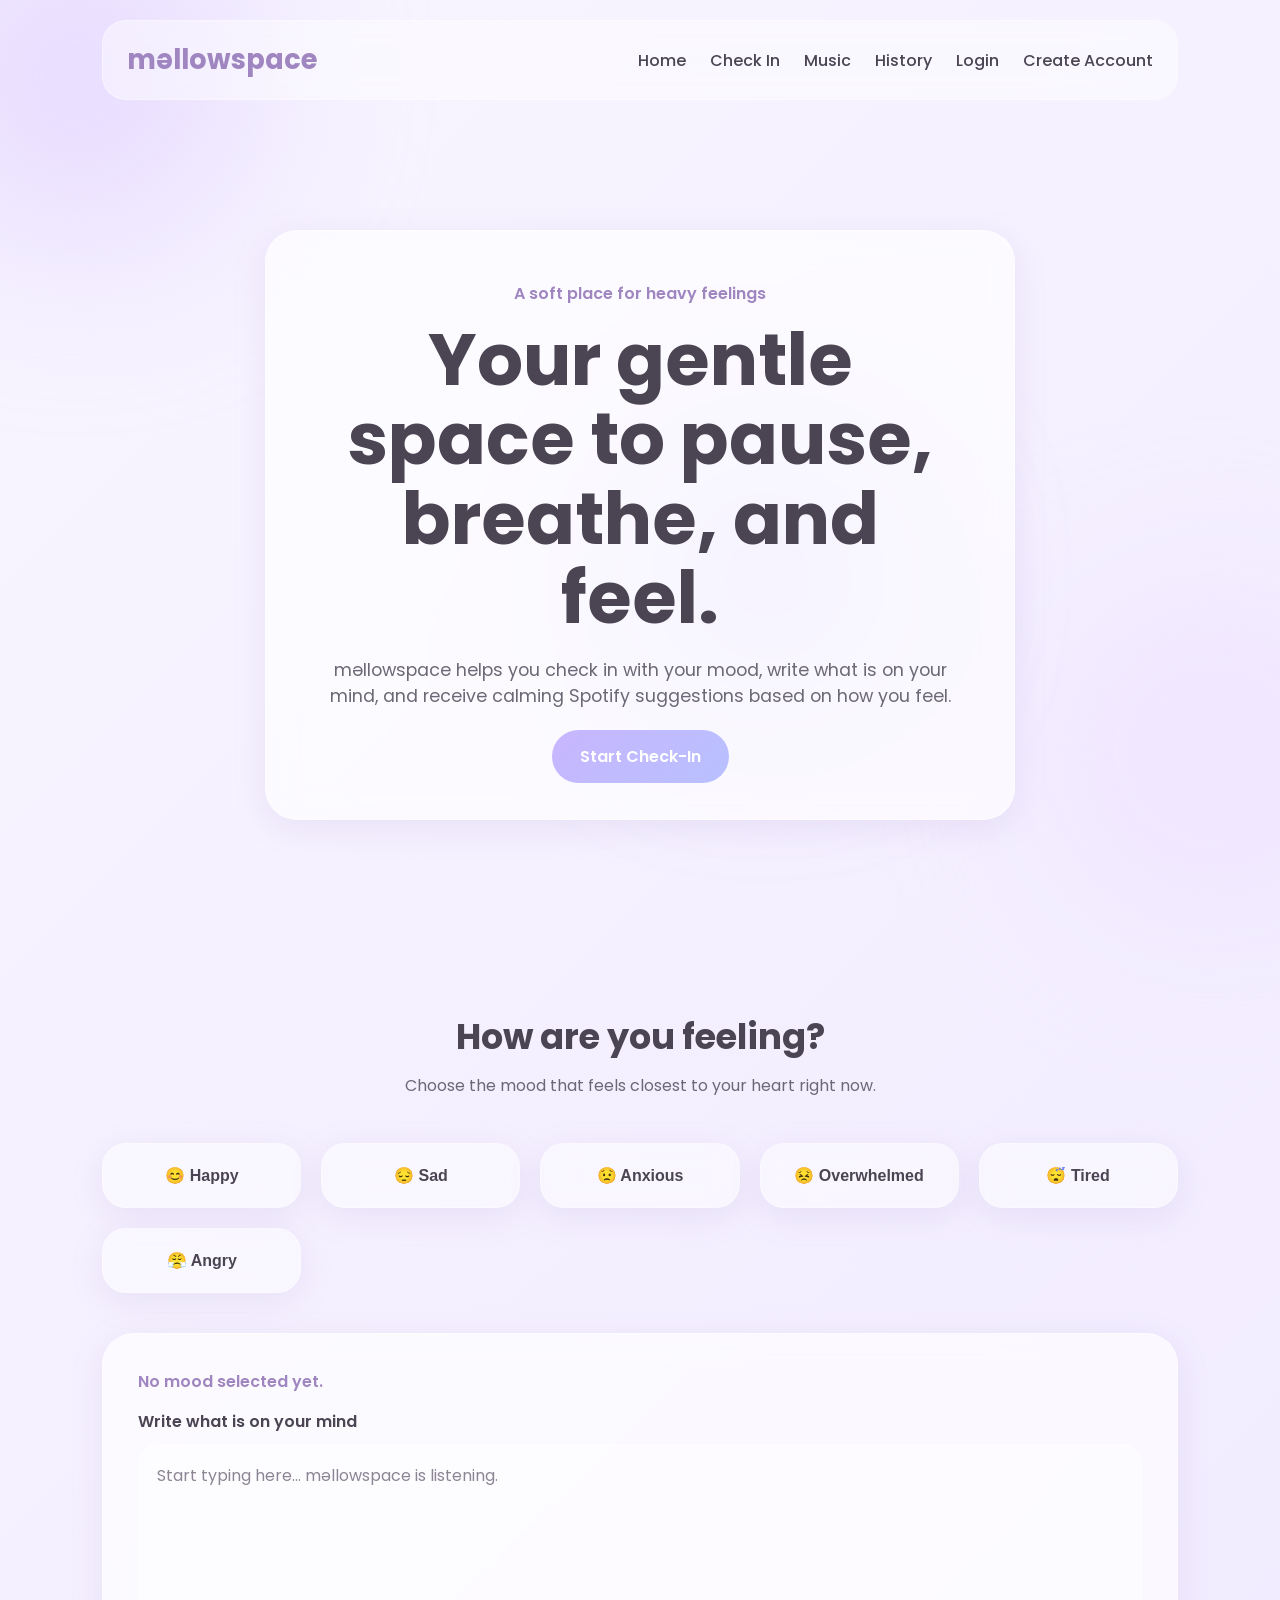
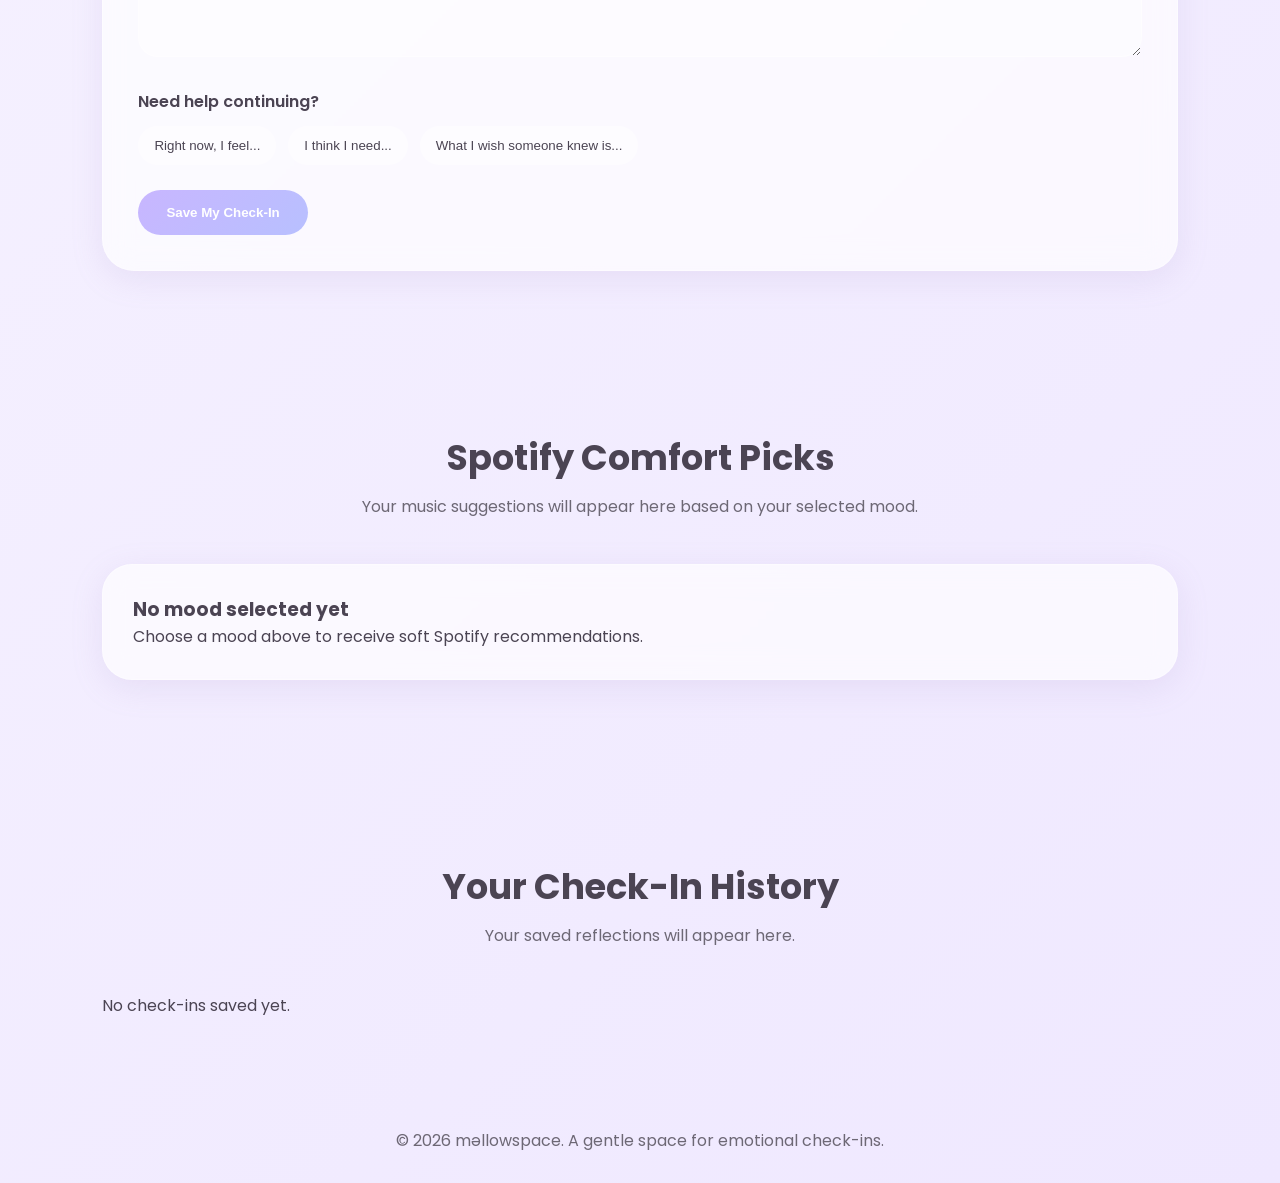
<file: index.html>
<!DOCTYPE html>
<html lang="en">
<head>
  <meta charset="UTF-8" >
  <meta name="viewport" content="width=device-width, initial-scale=1.0" >
  <title>məllowspace | Mental Wellness App</title>
  <link rel="stylesheet" href="style.css" >
</head>

<body>
  <div class="blob blob-one"></div>
  <div class="blob blob-two"></div>
  <div class="blob blob-three"></div>

  <header class="header">
    <nav class="navbar">
      <h1 class="logo">məllowspace</h1>

      <button class="menu-toggle" id="menu-toggle" aria-label="Open navigation menu">
        ☰
      </button>

      <ul class="nav-links" id="nav-links">
        <li><a href="#home">Home</a></li>
        <li><a href="#checkin">Check In</a></li>
        <li><a href="#music">Music</a></li>
        <li><a href="#history">History</a></li>
        <li><a href="login.html">Login</a></li>
        <li><a href="create-account.html">Create Account</a></li>
      </ul>
    </nav>
  </header>

  <main>
    <section class="hero-section" id="home">
      <div class="hero-content glass-card">
        <p class="tagline">A soft place for heavy feelings</p>

        <h2>Your gentle space to pause, breathe, and feel.</h2>

        <p class="hero-text">
          məllowspace helps you check in with your mood, write what is on your mind,
          and receive calming Spotify suggestions based on how you feel.
        </p>

        <a href="#checkin" class="primary-btn">Start Check-In</a>
      </div>
    </section>

    <section class="checkin-section" id="checkin">
      <div class="section-heading">
        <h2>How are you feeling?</h2>
        <p>Choose the mood that feels closest to your heart right now.</p>
      </div>

      <div class="mood-grid">
        <button class="mood-card" data-mood="happy">😊 Happy</button>
        <button class="mood-card" data-mood="sad">😔 Sad</button>
        <button class="mood-card" data-mood="anxious">😟 Anxious</button>
        <button class="mood-card" data-mood="overwhelmed">😣 Overwhelmed</button>
        <button class="mood-card" data-mood="tired">😴 Tired</button>
        <button class="mood-card" data-mood="angry">😤 Angry</button>
      </div>

      <form class="journal-form glass-card" id="journal-form">
        <p class="selected-mood-text" id="selected-mood-text">
          No mood selected yet.
        </p>

        <label for="journal-entry">Write what is on your mind</label>

        <textarea
          id="journal-entry"
          rows="7"
          placeholder="Start typing here... məllowspace is listening."
        ></textarea>

        <div class="prompt-box">
          <p>Need help continuing?</p>

          <div class="prompt-buttons">
            <button type="button" class="prompt-btn">Right now, I feel...</button>
            <button type="button" class="prompt-btn">I think I need...</button>
            <button type="button" class="prompt-btn">
              What I wish someone knew is...
            </button>
          </div>
        </div>

        <button type="submit" class="submit-btn">Save My Check-In</button>
      </form>
    </section>

    <section class="music-section" id="music">
      <div class="section-heading">
        <h2>Spotify Comfort Picks</h2>
        <p>Your music suggestions will appear here based on your selected mood.</p>
      </div>

      <div class="music-card glass-card" id="music-card">
        <h3>No mood selected yet</h3>
        <p>Choose a mood above to receive soft Spotify recommendations.</p>
      </div>
    </section>

    <section class="history-section" id="history">
      <div class="section-heading">
        <h2>Your Check-In History</h2>
        <p>Your saved reflections will appear here.</p>
      </div>

      <div id="history-list" class="history-list"></div>
    </section>
  </main>

  <footer class="footer">
    <p>&copy; 2026 məllowspace. A gentle space for emotional check-ins.</p>
  </footer>

  <script src="script.js"></script>
</body>
</html>
</file>
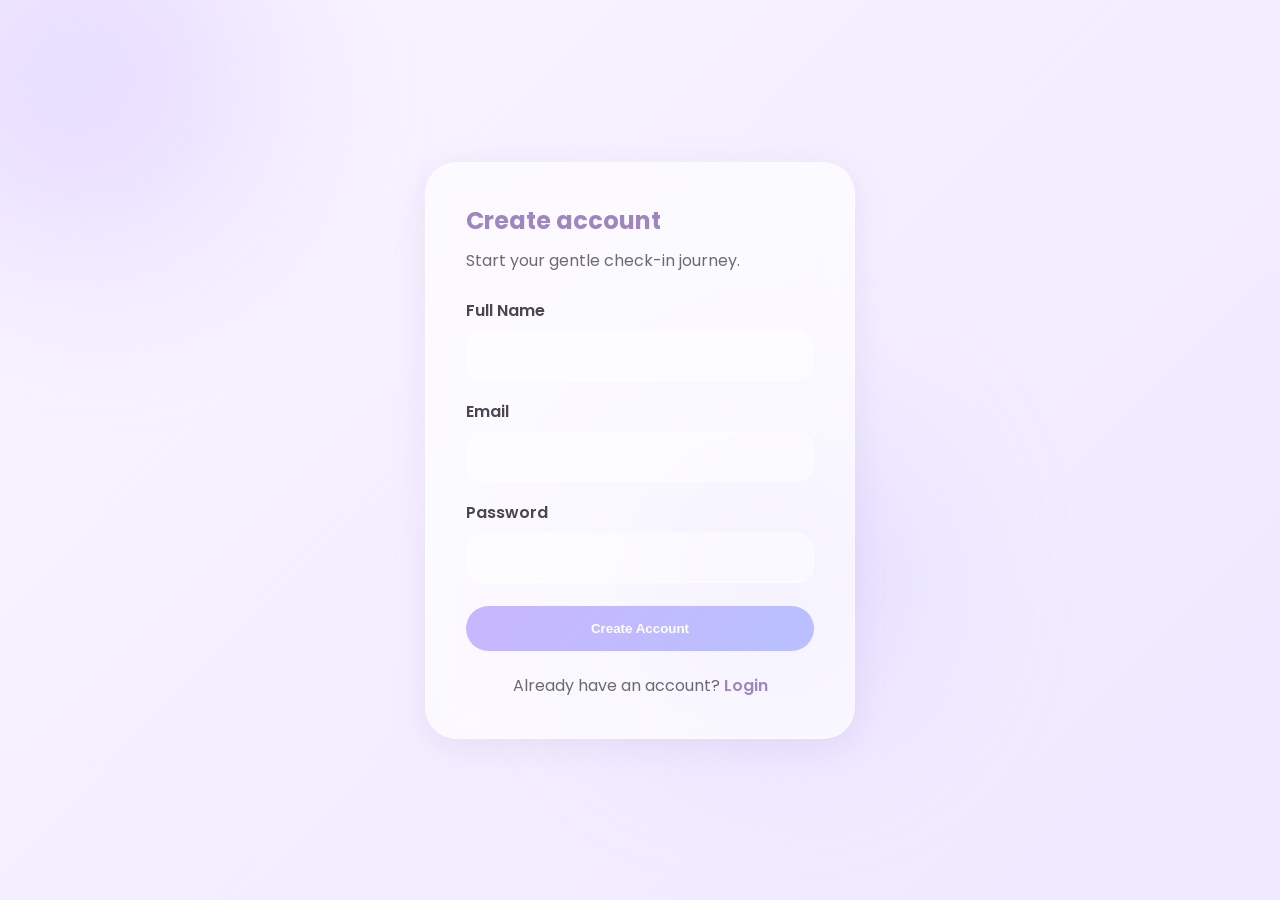
<file: create-account.html>
<!DOCTYPE html>
<html lang="en">
<head>
  <meta charset="UTF-8" />
  <meta name="viewport" content="width=device-width, initial-scale=1.0" />
  <title>Create Account | məllowspace</title>
  <link rel="stylesheet" href="style.css" />
</head>
<body>
  <div class="blob blob-one"></div>
  <div class="blob blob-three"></div>

  <section class="auth-section">
    <form class="auth-card glass-card" id="signup-form">
      <h1>Create account</h1>
      <p>Start your gentle check-in journey.</p>

      <label for="signup-name">Full Name</label>
      <input type="text" id="signup-name" required />

      <label for="signup-email">Email</label>
      <input type="email" id="signup-email" required />

      <label for="signup-password">Password</label>
      <input type="password" id="signup-password" required minlength="6" />

      <button type="submit" class="submit-btn">Create Account</button>

      <p class="auth-link">
        Already have an account?
        <a href="login.html">Login</a>
      </p>
    </form>
  </section>

  <script src="auth.js"></script>
</body>
</html>
</file>
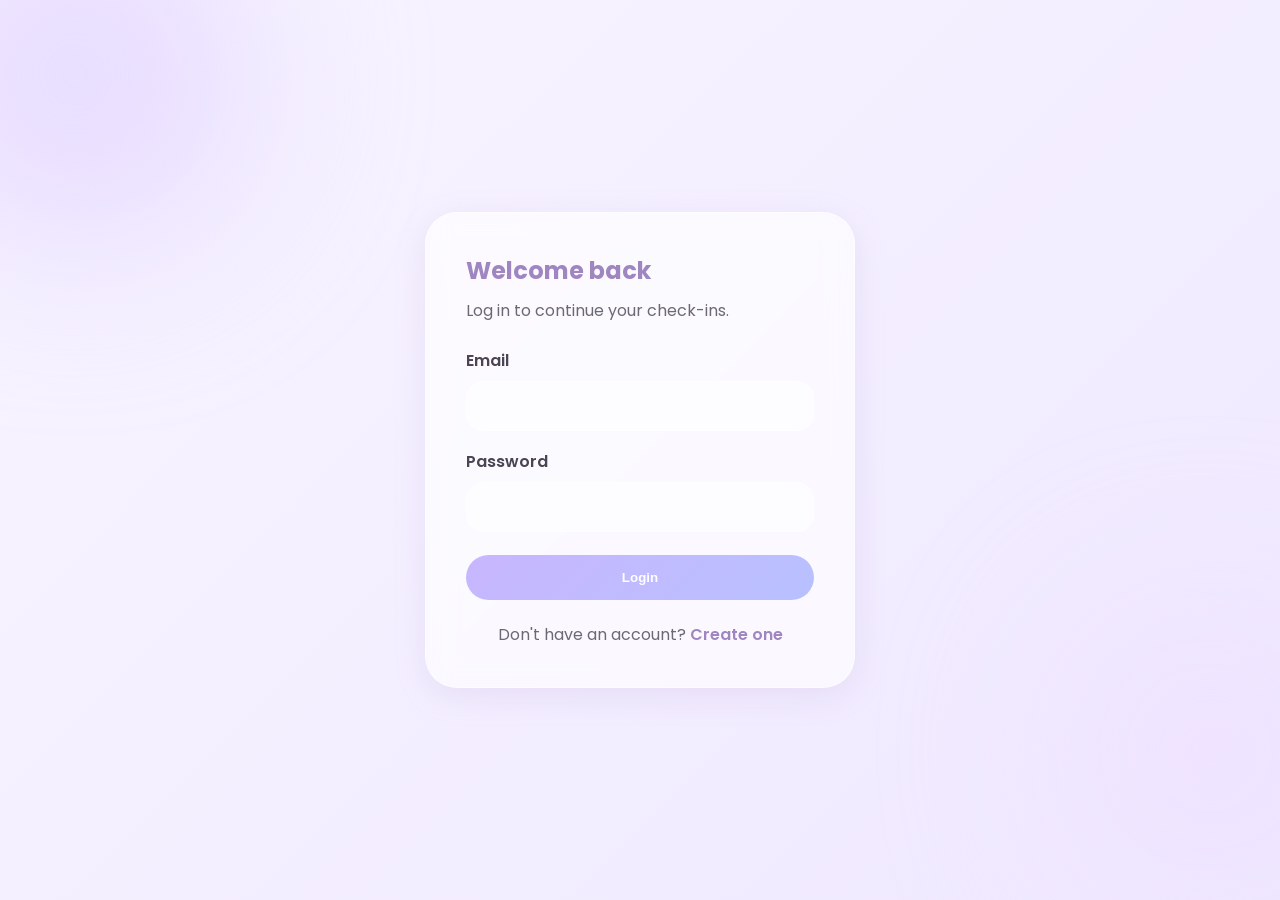
<file: login.html>
<!DOCTYPE html>
<html lang="en">
<head>
  <meta charset="UTF-8" />
  <meta name="viewport" content="width=device-width, initial-scale=1.0" />
  <title>Login | məllowspace</title>
  <link rel="stylesheet" href="style.css" />
</head>
<body>
  <div class="blob blob-one"></div>
  <div class="blob blob-two"></div>

  <section class="auth-section">
    <form class="auth-card glass-card" id="login-form">
      <h1>Welcome back</h1>
      <p>Log in to continue your check-ins.</p>

      <label for="login-email">Email</label>
      <input type="email" id="login-email" required />

      <label for="login-password">Password</label>
      <input type="password" id="login-password" required />

      <button type="submit" class="submit-btn">Login</button>

      <p class="auth-link">
        Don't have an account?
        <a href="create-account.html">Create one</a>
      </p>
    </form>
  </section>

  <script src="auth.js"></script>
</body>
</html>
</file>
<file: style.css>
@import url('https://fonts.googleapis.com/css2?family=Poppins:wght@300;400;500;600;700&display=swap');

:root {
  --primary-lilac: #c8b6ff;
  --soft-lilac: #e8deff;
  --deep-lilac: #9f86c0;
  --white: rgba(255, 255, 255, 0.65);
  --text-dark: #4b4453;
  --text-light: #6d6875;
  --border-color: rgba(255, 255, 255, 0.35);
  --shadow: 0 8px 32px rgba(159, 134, 192, 0.15);
  --blur: blur(14px);
}

* {
  margin: 0;
  padding: 0;
  box-sizing: border-box;
}

html {
  scroll-behavior: smooth;
}

body {
  font-family: 'Poppins', sans-serif;
  background: linear-gradient(135deg, #f8f5ff, #efe8ff);
  color: var(--text-dark);
  overflow-x: hidden;
  position: relative;
  min-height: 100vh;
}

/* FLOATING BLOBS */

.blob {
  position: fixed;
  border-radius: 50%;
  filter: blur(90px);
  opacity: 0.5;
  z-index: -1;
  animation: floatBlob 15s infinite ease-in-out;
}

.blob-one {
  width: 350px;
  height: 350px;
  background: #d8c4ff;
  top: -100px;
  left: -100px;
}

.blob-two {
  width: 300px;
  height: 300px;
  background: #eddcff;
  bottom: 0;
  right: -80px;
  animation-delay: 3s;
}

.blob-three {
  width: 250px;
  height: 250px;
  background: #cabdff;
  top: 50%;
  left: 50%;
  animation-delay: 6s;
}

@keyframes floatBlob {
  0% {
    transform: translateY(0px) translateX(0px);
  }

  50% {
    transform: translateY(-30px) translateX(20px);
  }

  100% {
    transform: translateY(0px) translateX(0px);
  }
}

/* GLASSMORPHISM */

.glass-card {
  background: var(--white);
  backdrop-filter: var(--blur);
  -webkit-backdrop-filter: var(--blur);
  border: 1px solid var(--border-color);
  box-shadow: var(--shadow);
}

/* HEADER */

.header {
  padding: 20px 8%;
  position: sticky;
  top: 0;
  z-index: 999;
}

.navbar {
  display: flex;
  justify-content: space-between;
  align-items: center;
  padding: 18px 24px;
  border-radius: 24px;
  background: rgba(255, 255, 255, 0.45);
  backdrop-filter: blur(14px);
  border: 1px solid rgba(255, 255, 255, 0.35);
}

.logo {
  font-size: 1.7rem;
  font-weight: 700;
  color: var(--deep-lilac);
}

.menu-toggle {
  display: none;
  border: none;
  background: transparent;
  font-size: 1.7rem;
  color: var(--deep-lilac);
  cursor: pointer;
}

.nav-links {
  display: flex;
  list-style: none;
  gap: 24px;
}

.nav-links a {
  text-decoration: none;
  color: var(--text-dark);
  font-weight: 500;
  transition: 0.3s ease;
}

.nav-links a:hover {
  color: var(--deep-lilac);
}

/* HERO */

section {
  padding: 80px 8%;
}

.hero-section {
  min-height: 90vh;
  display: flex;
  align-items: center;
  justify-content: center;
}

.hero-content {
  max-width: 750px;
  text-align: center;
  padding: 50px;
  border-radius: 32px;
  animation: fadeUp 1s ease;
}

.tagline {
  color: var(--deep-lilac);
  font-weight: 600;
  margin-bottom: 14px;
}

.hero-content h2 {
  font-size: clamp(2.5rem, 7vw, 4.5rem);
  line-height: 1.1;
  margin-bottom: 20px;
}

.hero-text {
  color: var(--text-light);
  font-size: 1.1rem;
  margin-bottom: 35px;
}

.primary-btn,
.submit-btn {
  border: none;
  background: linear-gradient(135deg, #c8b6ff, #b8c0ff);
  color: white;
  padding: 15px 28px;
  border-radius: 40px;
  font-weight: 600;
  cursor: pointer;
  transition: 0.3s ease;
  text-decoration: none;
}

.primary-btn:hover,
.submit-btn:hover {
  transform: translateY(-3px) scale(1.02);
}

/* SECTION HEADINGS */

.section-heading {
  text-align: center;
  max-width: 650px;
  margin: 0 auto 45px;
}

.section-heading h2 {
  font-size: 2.2rem;
  margin-bottom: 10px;
}

.section-heading p {
  color: var(--text-light);
}

/* MOODS */

.mood-grid {
  display: grid;
  grid-template-columns: repeat(auto-fit, minmax(170px, 1fr));
  gap: 20px;
  margin-bottom: 40px;
}

.mood-card {
  border: none;
  padding: 22px;
  border-radius: 24px;
  background: rgba(255, 255, 255, 0.45);
  backdrop-filter: blur(14px);
  font-size: 1rem;
  font-weight: 600;
  cursor: pointer;
  color: var(--text-dark);
  transition: 0.3s ease;
  border: 1px solid rgba(255, 255, 255, 0.35);
  box-shadow: var(--shadow);
}

.mood-card:hover,
.mood-card.active {
  transform: translateY(-5px);
  background: rgba(255, 255, 255, 0.75);
  border: 1px solid #c8b6ff;
}

/* FORM */

.journal-form {
  padding: 35px;
  border-radius: 32px;
}

.selected-mood-text {
  color: var(--deep-lilac);
  font-weight: 600;
  margin-bottom: 15px;
}

.journal-form label {
  display: block;
  margin-bottom: 10px;
  font-weight: 600;
}

textarea {
  width: 100%;
  border: 1px solid rgba(255, 255, 255, 0.4);
  background: rgba(255, 255, 255, 0.35);
  padding: 18px;
  border-radius: 20px;
  resize: vertical;
  outline: none;
  min-height: 180px;
  font-family: inherit;
  font-size: 1rem;
  color: var(--text-dark);
}

textarea::placeholder {
  color: #8c8594;
}

textarea:focus {
  border: 1px solid var(--primary-lilac);
}

.prompt-box {
  margin: 25px 0;
}

.prompt-box p {
  margin-bottom: 12px;
  font-weight: 600;
}

.prompt-buttons {
  display: flex;
  flex-wrap: wrap;
  gap: 12px;
}

.prompt-btn {
  border: none;
  padding: 12px 16px;
  border-radius: 30px;
  background: rgba(255, 255, 255, 0.45);
  color: var(--text-dark);
  cursor: pointer;
  transition: 0.3s ease;
}

.prompt-btn:hover {
  background: var(--soft-lilac);
}

/* MUSIC */

.music-card,
.history-card {
  padding: 30px;
  border-radius: 30px;
  margin-bottom: 20px;
}

.music-card iframe {
  margin-top: 20px;
  border-radius: 20px;
  width: 100%;
}

/* HISTORY */

.history-list {
  display: flex;
  flex-direction: column;
  gap: 18px;
}

.history-card h3 {
  color: var(--deep-lilac);
  margin-bottom: 10px;
  text-transform: capitalize;
}

.history-card p {
  margin-bottom: 12px;
}

.history-card small {
  color: var(--text-light);
}

/* FOOTER */

.footer {
  text-align: center;
  padding: 30px 8%;
  color: var(--text-light);
}

/* ANIMATIONS */

@keyframes fadeUp {
  from {
    opacity: 0;
    transform: translateY(40px);
  }

  to {
    opacity: 1;
    transform: translateY(0);
  }
}

/* RESPONSIVE */

@media (max-width: 768px) {
  .header {
    padding: 15px 6%;
  }

  section {
    padding: 70px 6%;
  }

  .hero-content {
    padding: 35px 25px;
  }

  .menu-toggle {
    display: block;
  }

  .nav-links {
    position: absolute;
    top: 85px;
    right: 0;
    width: 100%;
    flex-direction: column;
    gap: 0;
    padding: 20px;
    display: none;
    background: rgba(255, 255, 255, 0.6);
    backdrop-filter: blur(14px);
    border-radius: 24px;
    border: 1px solid rgba(255, 255, 255, 0.35);
  }

  .nav-links.show {
    display: flex;
  }

  .nav-links a {
    display: block;
    padding: 14px;
    border-radius: 14px;
  }

  .nav-links a:hover {
    background: rgba(255, 255, 255, 0.5);
  }

  .prompt-buttons {
    flex-direction: column;
  }

  .prompt-btn,
  .submit-btn,
  .primary-btn {
    width: 100%;
    text-align: center;
  }
}

@media (max-width: 480px) {
  .hero-content h2 {
    font-size: 2.2rem;
  }

  .section-heading h2 {
    font-size: 1.8rem;
  }

  .journal-form,
  .music-card,
  .history-card {
    padding: 24px;
  }
}

.auth-section {
  min-height: 100vh;
  display: flex;
  align-items: center;
  justify-content: center;
  padding: 40px 8%;
}

.auth-card {
  width: 100%;
  max-width: 430px;
  padding: 40px;
  border-radius: 32px;
  animation: fadeUp 0.8s ease;
}

.auth-card h1 {
  color: var(--deep-lilac);
  margin-bottom: 10px;
}

.auth-card p {
  color: var(--text-light);
  margin-bottom: 25px;
}

.auth-card label {
  display: block;
  margin-bottom: 8px;
  font-weight: 600;
}

.auth-card input {
  width: 100%;
  padding: 14px 16px;
  margin-bottom: 18px;
  border-radius: 18px;
  border: 1px solid rgba(255, 255, 255, 0.45);
  background: rgba(255, 255, 255, 0.45);
  outline: none;
  font-family: inherit;
  color: var(--text-dark);
}

.auth-card input:focus {
  border-color: var(--primary-lilac);
}

.auth-card .submit-btn {
  width: 100%;
  margin-top: 5px;
}

.auth-link {
  text-align: center;
  margin-top: 22px;
  margin-bottom: 0 !important;
}

.auth-link a {
  color: var(--deep-lilac);
  font-weight: 600;
  text-decoration: none;
}
</file>
